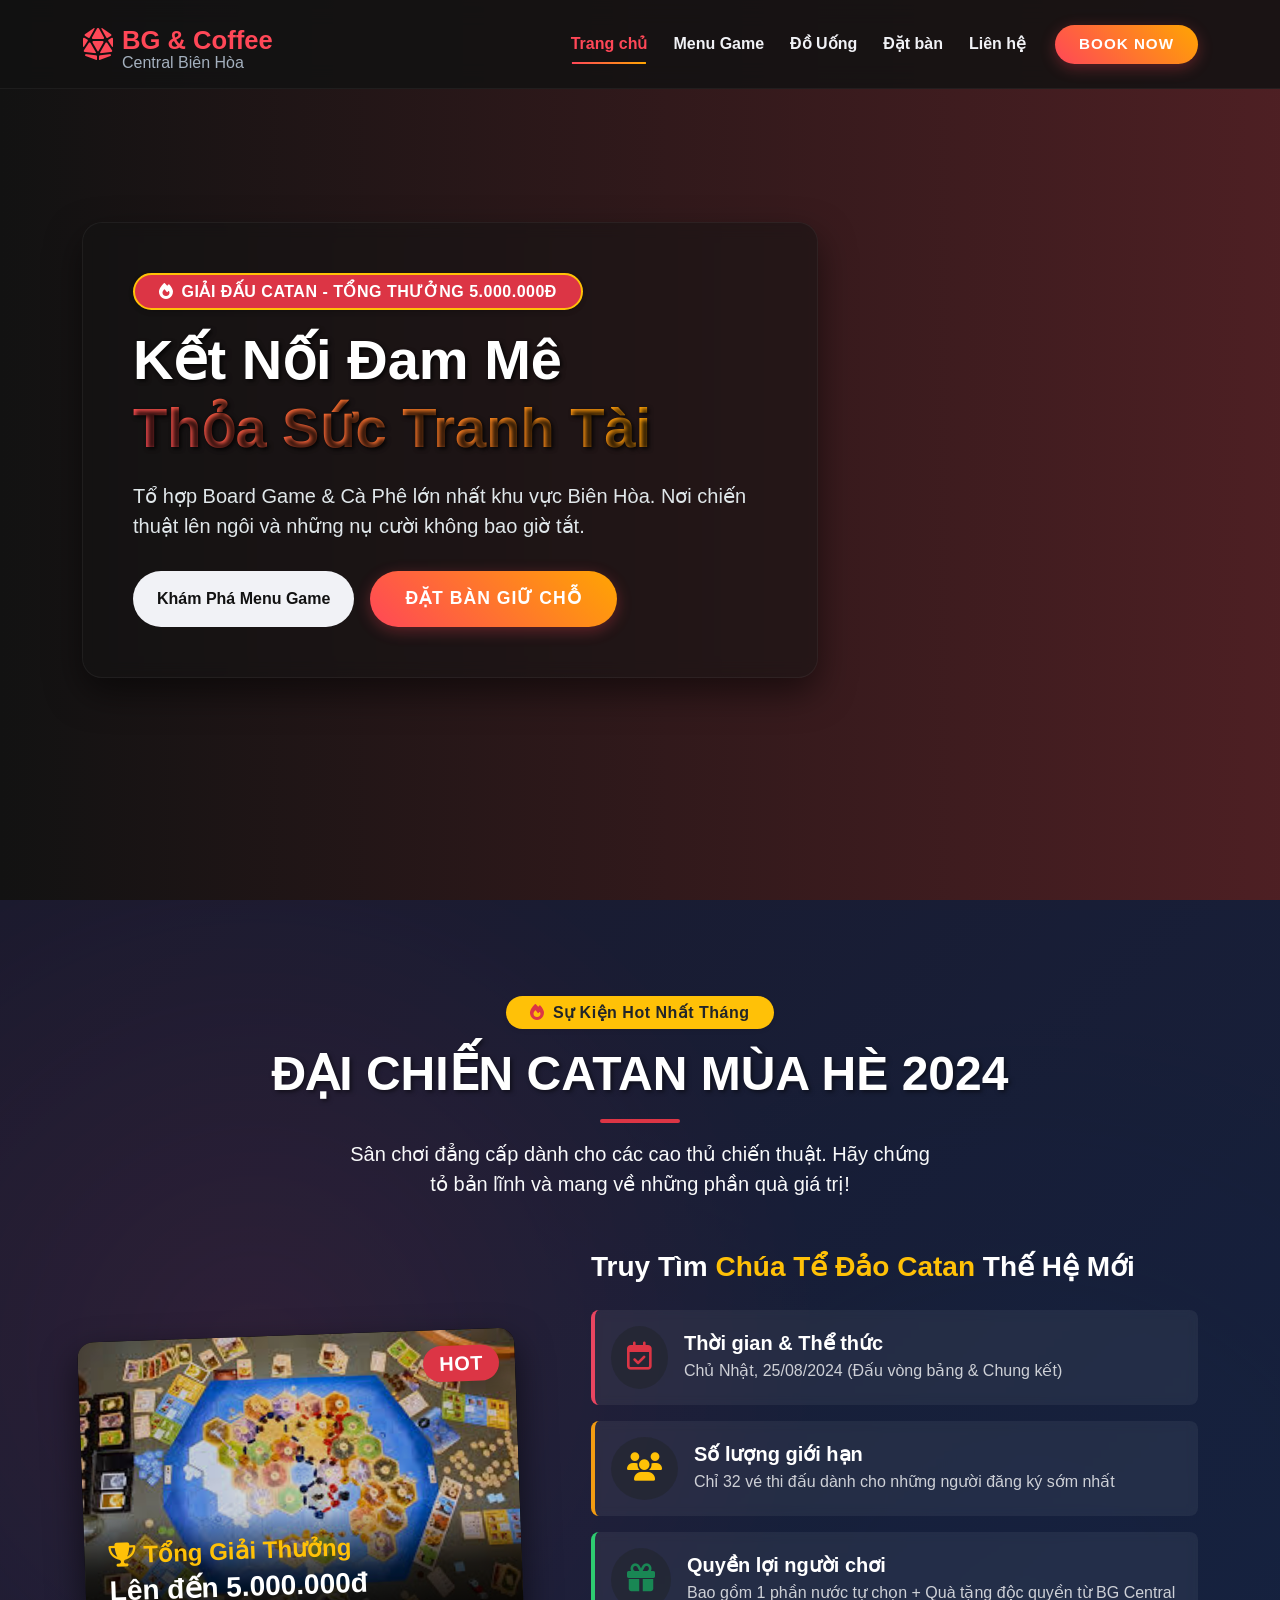
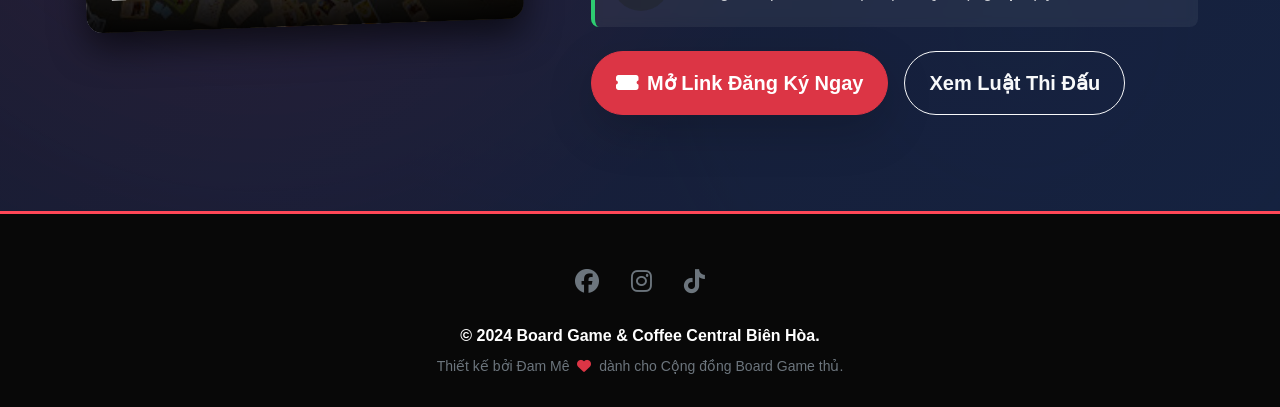
<file: index.html>
<!DOCTYPE html>
<html lang="vi" data-bs-theme="dark">

<head>
    <meta charset="UTF-8">
    <meta name="viewport" content="width=device-width, initial-scale=1.0">
    <title>Board Game & Coffee Central Biên Hòa</title>
    <!-- Bootstrap 5 CSS -->
    <link href="https://cdn.jsdelivr.net/npm/bootstrap@5.3.2/dist/css/bootstrap.min.css" rel="stylesheet">
    <!-- Font Awesome for icons -->
    <link rel="stylesheet" href="https://cdnjs.cloudflare.com/ajax/libs/font-awesome/6.4.0/css/all.min.css">

    <link rel="stylesheet" href="CSS/style.css">

    <style>
        /* Hiệu ứng nhịp đập thu hút sự chú ý */
        @keyframes pulse-attention {
            0% {
                transform: scale(1);
                box-shadow: 0 0 0 0 rgba(220, 53, 69, 0.7);
            }

            50% {
                transform: scale(1.05);
                box-shadow: 0 0 0 10px rgba(220, 53, 69, 0);
            }

            100% {
                transform: scale(1);
                box-shadow: 0 0 0 0 rgba(220, 53, 69, 0);
            }
        }

        .pulse-attention {
            animation: pulse-attention 2s infinite;
            display: inline-block;
        }
    </style>
</head>

<body data-bs-spy="scroll" data-bs-target="#navbar" data-bs-offset="90">

    <!-- Header / Navbar -->
    <nav id="navbar" class="navbar navbar-expand-lg fixed-top py-3">
        <div class="container">
            <a class="navbar-brand d-flex align-items-center" href="index.html">
                <i class="fa-solid fa-dice-d20 fs-2 me-2"></i>
                <span>BG & Coffee<br><small class="text-muted fs-6 d-block"
                        style="line-height:0.5; font-weight: 500;">Central Biên Hòa</small></span>
            </a>
            <button class="navbar-toggler border-0 shadow-none" type="button" data-bs-toggle="collapse"
                data-bs-target="#navbarNav">
                <span class="navbar-toggler-icon"></span>
            </button>
            <div class="collapse navbar-collapse" id="navbarNav">
                <ul class="navbar-nav ms-auto align-items-center">
                    <li class="nav-item">
                        <a class="nav-link active" href="index.html">Trang chủ</a>
                    </li>

                    <li class="nav-item">
                        <a class="nav-link" href="menu.html">Menu Game</a>
                    </li>
                    <li class="nav-item">
                        <a class="nav-link" href="drinks.html">Đồ Uống</a>
                    </li>
                    <li class="nav-item">
                        <a class="nav-link" href="booking.html">Đặt bàn</a>
                    </li>
                    <li class="nav-item">
                        <a class="nav-link" href="contact.html">Liên hệ</a>
                    </li>
                    <li class="nav-item ms-lg-3 mt-3 mt-lg-0">
                        <a class="btn btn-custom px-4 py-2" href="booking.html" style="font-size: 0.95rem;">Book Now</a>
                    </li>
                </ul>
            </div>
        </div>
    </nav>

    <!-- Hero Section -->
    <section id="home" class="hero-section">
        <div class="container">
            <div class="row">
                <div class="col-lg-8 col-md-10">
                    <div class="hero-content">
                        <!-- Nút nhỏ ở Hero Section giúp chuyển hướng thẳng tới Sự kiện -->
                        <a href="#events" class="text-decoration-none">
                            <span
                                class="badge bg-danger mb-3 px-4 py-2 fs-6 pulse-attention border border-2 border-warning">
                                <i class="fa-solid fa-fire me-2"></i>GIẢI ĐẤU CATAN - TỔNG THƯỞNG 5.000.000Đ
                            </span>
                        </a>
                        <h1 class="hero-title">Kết Nối Đam Mê<br><span>Thỏa Sức Tranh Tài</span></h1>
                        <p class="hero-subtitle">Tổ hợp Board Game & Cà Phê lớn nhất khu vực Biên Hòa. Nơi chiến thuật
                            lên ngôi và những nụ cười không bao giờ tắt.</p>
                        <div class="d-flex gap-3 flex-wrap">
                            <a href="menu.html" class="btn btn-light py-3 px-4 rounded-pill fw-bold text-dark">Khám Phá
                                Menu
                                Game</a>
                            <a href="booking.html" class="btn btn-custom">Đặt Bàn Giữ Chỗ</a>
                        </div>
                    </div>
                </div>
            </div>
        </div>
    </section>

    <!-- Event Section -->
    <section id="events" class="py-5 position-relative"
        style="background: linear-gradient(135deg, #1a1a2e 0%, #16213e 100%); overflow: hidden;">
        <!-- Decorative background elements -->
        <div class="position-absolute top-0 start-0 w-100 h-100"
            style="opacity: 0.1; background-image: radial-gradient(circle at 20% 50%, #e94560 0%, transparent 50%), radial-gradient(circle at 80% 80%, #0f3460 0%, transparent 50%); z-index: 0;">
        </div>

        <div class="container py-5 position-relative z-1" style="z-index: 1;">
            <div class="text-center mb-5">
                <span class="badge bg-warning text-dark px-4 py-2 fs-6 mb-3 rounded-pill shadow-sm"><i
                        class="fa-solid fa-fire me-2 text-danger"></i>Sự Kiện Hot Nhất Tháng</span>
                <h2 class="display-5 fw-bold text-white mb-3" style="text-shadow: 2px 2px 4px rgba(0,0,0,0.5);">ĐẠI
                    CHIẾN CATAN MÙA HÈ 2024</h2>
                <div class="mx-auto bg-danger" style="height: 4px; width: 80px; border-radius: 2px;"></div>
                <p class="text-light mt-3 fs-5 mx-auto" style="max-width: 600px;">Sân chơi đẳng cấp dành cho các cao thủ
                    chiến thuật. Hãy chứng tỏ bản lĩnh và mang về những phần quà giá trị!</p>
            </div>

            <div class="row align-items-center g-5">
                <!-- Image column with hover effect -->
                <div class="col-lg-5">
                    <div class="card border-0 rounded-4 overflow-hidden"
                        style="box-shadow: 0 15px 35px rgba(0,0,0,0.6) !important; transform: rotate(-2deg); transition: all 0.4s ease; background-color: #000;"
                        onmouseover="this.style.transform='rotate(0deg) scale(1.02)'"
                        onmouseout="this.style.transform='rotate(-2deg) scale(1)'">
                        <img src="images/catan.jpg" alt="Giải đấu Catan" class="img-fluid" style="opacity: 0.85;">
                        <div class="position-absolute bottom-0 start-0 w-100 p-4"
                            style="background: linear-gradient(to top, rgba(0,0,0,0.95) 0%, rgba(0,0,0,0.7) 50%, transparent 100%);">
                            <h4 class="text-warning fw-bold mb-1"><i class="fa-solid fa-trophy me-2"></i>Tổng Giải
                                Thưởng</h4>
                            <h3 class="text-white fw-bold mb-0">Lên đến 5.000.000đ</h3>
                        </div>
                        <div class="position-absolute top-0 end-0 m-3">
                            <span class="badge bg-danger fs-5 py-2 px-3 rounded-pill shadow">HOT</span>
                        </div>
                    </div>
                </div>

                <!-- Content column -->
                <div class="col-lg-7">
                    <div class="ps-lg-4">
                        <h3 class="text-white mb-4 fw-bold" style="line-height: 1.4;">Truy Tìm <span
                                class="text-warning">Chúa Tể Đảo Catan</span> Thế Hệ Mới</h3>

                        <div class="d-flex flex-column gap-3 mb-4">
                            <!-- Detail item 1 -->
                            <div class="d-flex align-items-center p-3 rounded-3"
                                style="background: rgba(255,255,255,0.06); border-left: 4px solid #e94560; backdrop-filter: blur(5px);">
                                <div class="bg-dark bg-opacity-50 p-3 rounded-circle me-3">
                                    <i class="fa-regular fa-calendar-check text-danger fs-3"></i>
                                </div>
                                <div>
                                    <h6 class="mb-1 text-white fw-bold fs-5">Thời gian & Thể thức</h6>
                                    <p class="mb-0 text-light" style="opacity: 0.8;">Chủ Nhật, 25/08/2024 (Đấu vòng bảng
                                        & Chung kết)</p>
                                </div>
                            </div>

                            <!-- Detail item 2 -->
                            <div class="d-flex align-items-center p-3 rounded-3"
                                style="background: rgba(255,255,255,0.06); border-left: 4px solid #f39c12; backdrop-filter: blur(5px);">
                                <div class="bg-dark bg-opacity-50 p-3 rounded-circle me-3">
                                    <i class="fa-solid fa-users text-warning fs-3"></i>
                                </div>
                                <div>
                                    <h6 class="mb-1 text-white fw-bold fs-5">Số lượng giới hạn</h6>
                                    <p class="mb-0 text-light" style="opacity: 0.8;">Chỉ 32 vé thi đấu dành cho những
                                        người đăng ký sớm nhất</p>
                                </div>
                            </div>

                            <!-- Detail item 3 -->
                            <div class="d-flex align-items-center p-3 rounded-3"
                                style="background: rgba(255,255,255,0.06); border-left: 4px solid #2ecc71; backdrop-filter: blur(5px);">
                                <div class="bg-dark bg-opacity-50 p-3 rounded-circle me-3">
                                    <i class="fa-solid fa-gift text-success fs-3"></i>
                                </div>
                                <div>
                                    <h6 class="mb-1 text-white fw-bold fs-5">Quyền lợi người chơi</h6>
                                    <p class="mb-0 text-light" style="opacity: 0.8;">Bao gồm 1 phần nước tự chọn + Quà
                                        tặng độc quyền từ BG Central</p>
                                </div>
                            </div>
                        </div>

                        <div class="d-flex gap-3 mt-4 flex-wrap">
                            <a href="booking.html"
                                class="btn btn-danger btn-lg px-4 py-3 rounded-pill fw-bold shadow-lg"
                                style="transition: transform 0.2s;">
                                <i class="fa-solid fa-ticket-simple me-2"></i>Mở Link Đăng Ký Ngay
                            </a>
                            <a href="masoi.html#catan"
                                class="btn btn-outline-light btn-lg px-4 py-3 rounded-pill fw-bold"
                                style="transition: transform 0.2s;">
                                Xem Luật Thi Đấu
                            </a>
                        </div>
                    </div>
                </div>
            </div>
        </div>
    </section>

    <footer>
        <div class="container">
            <div class="d-flex justify-content-center mb-4">
                <a href="https://www.facebook.com/" class="text-secondary mx-3 fs-4 hover-text-white"><i
                        class="fa-brands fa-facebook"></i></a>
                <a href="https://www.instagram.com/" class="text-secondary mx-3 fs-4 hover-text-white"><i
                        class="fa-brands fa-instagram"></i></a>
                <a href="https://www.tiktok.com/" class="text-secondary mx-3 fs-4 hover-text-white"><i
                        class="fa-brands fa-tiktok"></i></a>
            </div>
            <p class="mb-2 fw-bold text-white">&copy; 2024 Board Game & Coffee Central Biên Hòa.</p>
            <p class="mb-0 small text-secondary">Thiết kế bởi Đam Mê <i class="fa-solid fa-heart text-danger mx-1"></i>
                dành cho Cộng đồng Board Game thủ.</p>
        </div>
    </footer>

    <!-- Bootstrap 5 JS Bundle -->
    <script src="https://cdn.jsdelivr.net/npm/bootstrap@5.3.2/dist/js/bootstrap.bundle.min.js"></script>

    <!-- Custom JS -->
    <script src="js/script.js"></script>
</body>

</html>
</file>
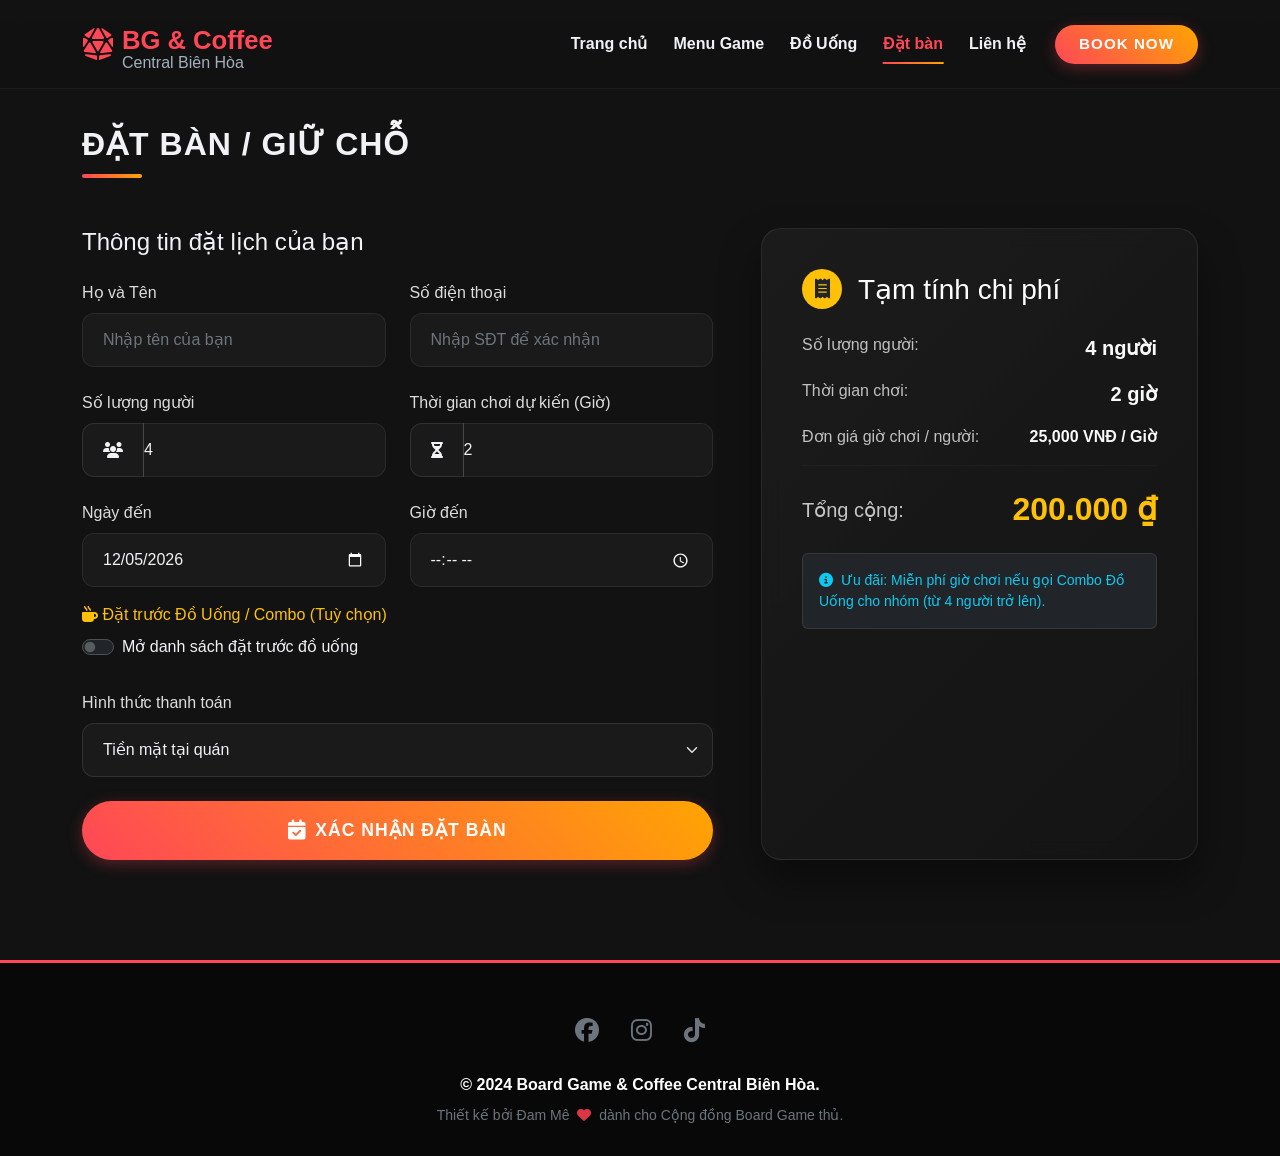
<file: booking.html>
<!DOCTYPE html>
<html lang="vi" data-bs-theme="dark">

<head>
    <meta charset="UTF-8">
    <meta name="viewport" content="width=device-width, initial-scale=1.0">
    <title>Booking - BG & Coffee Central</title>
    <!-- Bootstrap 5 CSS -->
    <link href="https://cdn.jsdelivr.net/npm/bootstrap@5.3.2/dist/css/bootstrap.min.css" rel="stylesheet">
    <!-- Font Awesome for icons -->
    <link rel="stylesheet" href="https://cdnjs.cloudflare.com/ajax/libs/font-awesome/6.4.0/css/all.min.css">

    <link rel="stylesheet" href="CSS/style.css">
    
    <style>
        #booking { padding-top: 100px; }
    </style>
</head>

<body data-bs-spy="scroll" data-bs-target="#navbar" data-bs-offset="90">

    <!-- Header / Navbar -->
    <nav id="navbar" class="navbar navbar-expand-lg fixed-top py-3">
        <div class="container">
            <a class="navbar-brand d-flex align-items-center" href="index.html">
                <i class="fa-solid fa-dice-d20 fs-2 me-2"></i>
                <span>BG & Coffee<br><small class="text-muted fs-6 d-block"
                        style="line-height:0.5; font-weight: 500;">Central Biên Hòa</small></span>
            </a>
            <button class="navbar-toggler border-0 shadow-none" type="button" data-bs-toggle="collapse"
                data-bs-target="#navbarNav">
                <span class="navbar-toggler-icon"></span>
            </button>
            <div class="collapse navbar-collapse" id="navbarNav">
                <ul class="navbar-nav ms-auto align-items-center">
                    <li class="nav-item">
                        <a class="nav-link" href="index.html">Trang chủ</a>
                    </li>
                    <li class="nav-item">
                        <a class="nav-link" href="menu.html">Menu Game</a>
                    </li>
                    <li class="nav-item">
                        <a class="nav-link" href="drinks.html">Đồ Uống</a>
                    </li>
                    <li class="nav-item">
                        <a class="nav-link active" href="booking.html">Đặt bàn</a>
                    </li>
                    <li class="nav-item">
                        <a class="nav-link" href="contact.html">Liên hệ</a>
                    </li>
                    <li class="nav-item ms-lg-3 mt-3 mt-lg-0">
                        <a class="btn btn-custom px-4 py-2" href="booking.html" style="font-size: 0.95rem;">Book Now</a>
                    </li>
                </ul>
            </div>
        </div>
    </nav>

    <!-- Booking Section -->
    <section id="booking" class="booking-section">
        <!-- SVG Wave background top -->
        <div class="svg-divider"
            style="position: absolute; top: 0; left: 0; width: 100%; overflow: hidden; line-height: 0;">
            <svg viewBox="0 0 1200 120" preserveAspectRatio="none"
                style="position: relative; display: block; width: 100%; height: 50px;">
                <path d="M1200 0L0 0 0 50 1200 50z"></path>
                <path d="M0 50C150 20 350 0 600 0 850 0 1050 20 1200 50L1200 0 0 0z"></path>
            </svg>
        </div>

        <div class="container pt-4">
            <h2 class="section-title">Đặt Bàn / Giữ Chỗ</h2>
            <div class="row g-5">
                <div class="col-lg-7">
                    <h4 class="mb-4 fw-light">Thông tin đặt lịch của bạn</h4>
                    <form id="bookingForm" class="row g-4">
                        <div class="col-md-6">
                            <label class="form-label">Họ và Tên</label>
                            <input type="text" class="form-control" required placeholder="Nhập tên của bạn">
                        </div>
                        <div class="col-md-6">
                            <label class="form-label">Số điện thoại</label>
                            <input type="tel" class="form-control" required placeholder="Nhập SĐT để xác nhận">
                        </div>
                        <div class="col-md-6">
                            <label class="form-label">Số lượng người</label>
                            <div class="input-group">
                                <span
                                    class="input-group-text bg-transparent border-end-0 text-white border-secondary"><i
                                        class="fa-solid fa-users"></i></span>
                                <input type="number" id="guestCount" class="form-control border-start-0 ps-0" min="1"
                                    max="50" value="4" required>
                            </div>
                        </div>
                        <div class="col-md-6">
                            <label class="form-label">Thời gian chơi dự kiến (Giờ)</label>
                            <div class="input-group">
                                <span
                                    class="input-group-text bg-transparent border-end-0 text-white border-secondary"><i
                                        class="fa-solid fa-hourglass-half"></i></span>
                                <input type="number" id="hoursCount" class="form-control border-start-0 ps-0" min="1"
                                    max="10" value="2" required>
                            </div>
                        </div>
                        <div class="col-md-6">
                            <label class="form-label">Ngày đến</label>
                            <input type="date" class="form-control" required id="dateInput">
                        </div>
                        <!-- Thêm ID timeInput, Cảnh báo Hết Bàn -->
                        <div class="col-md-6">
                            <label class="form-label">Giờ đến</label>
                            <input type="time" class="form-control" id="timeInput" required>
                            <small id="timeWarning" class="text-danger fw-bold d-none mt-1"><i
                                    class="fa-solid fa-circle-exclamation"></i> Khung giờ này đã Hết Bàn!</small>
                        </div>

                        <!-- Đặt trước đồ uống/Snack -->
                        <div class="col-12 mt-3">
                            <label class="form-label d-block text-warning"><i class="fa-solid fa-mug-hot"></i> Đặt trước Đồ Uống / Combo (Tuỳ chọn)</label>
                            <div class="form-check form-switch mb-3">
                                <input class="form-check-input" type="checkbox" role="switch" id="preOrderSwitch">
                                <label class="form-check-label" for="preOrderSwitch">Mở danh sách đặt trước đồ uống</label>
                            </div>
                            
                            <div id="preOrderMenu" class="d-none bg-dark p-3 rounded border border-secondary border-opacity-25">
                                <div class="row g-3">
                                    <div class="col-md-6">
                                        <div class="form-check">
                                            <input class="form-check-input drink-item combo-item" type="checkbox" value="80000" id="combo1" data-name="Combo Tỉnh Táo" data-is-combo="true">
                                            <label class="form-check-label d-flex justify-content-between w-100" for="combo1">
                                                <span>Combo 1 (2 Cafe + 1 Khô gà)</span>
                                                <span class="text-warning">80,000đ</span>
                                            </label>
                                        </div>
                                    </div>
                                    <div class="col-md-6">
                                        <div class="form-check">
                                            <input class="form-check-input drink-item combo-item" type="checkbox" value="150000" id="combo2" data-name="Combo Party" data-is-combo="true">
                                            <label class="form-check-label d-flex justify-content-between w-100" for="combo2">
                                                <span>Combo Party (4 Nước + 2 Snack)</span>
                                                <span class="text-warning">150,000đ</span>
                                            </label>
                                        </div>
                                    </div>
                                    <div class="col-12"><hr class="my-2 border-secondary border-opacity-50"></div>
                                    <div class="col-md-6">
                                        <div class="form-check">
                                            <input class="form-check-input drink-item" type="checkbox" value="25000" id="drink1" data-name="Cà Phê Đen">
                                            <label class="form-check-label d-flex justify-content-between w-100" for="drink1">
                                                <span>Cà Phê Đen Đá</span>
                                                <span class="text-warning">25,000đ</span>
                                            </label>
                                        </div>
                                    </div>
                                    <div class="col-md-6">
                                        <div class="form-check">
                                            <input class="form-check-input drink-item" type="checkbox" value="39000" id="drink2" data-name="Trà Đào Cam Sả">
                                            <label class="form-check-label d-flex justify-content-between w-100" for="drink2">
                                                <span>Trà Đào Cam Sả</span>
                                                <span class="text-warning">39,000đ</span>
                                            </label>
                                        </div>
                                    </div>
                                    <div class="col-md-6">
                                        <div class="form-check">
                                            <input class="form-check-input drink-item" type="checkbox" value="35000" id="drink3" data-name="Trà Sữa Trân Châu">
                                            <label class="form-check-label d-flex justify-content-between w-100" for="drink3">
                                                <span>Trà Sữa Trân Châu</span>
                                                <span class="text-warning">35,000đ</span>
                                            </label>
                                        </div>
                                    </div>
                                    <div class="col-md-6">
                                        <div class="form-check">
                                            <input class="form-check-input drink-item" type="checkbox" value="49000" id="drink4" data-name="Matcha Đá Xay">
                                            <label class="form-check-label d-flex justify-content-between w-100" for="drink4">
                                                <span>Matcha Đá Xay</span>
                                                <span class="text-warning">49,000đ</span>
                                            </label>
                                        </div>
                                    </div>
                                    <div class="col-12"><hr class="my-2 border-secondary border-opacity-50"></div>
                                    <div class="col-md-6">
                                        <div class="form-check">
                                            <input class="form-check-input drink-item" type="checkbox" value="35000" id="snack1" data-name="Khoai Tây Chiên">
                                            <label class="form-check-label d-flex justify-content-between w-100" for="snack1">
                                                <span>Khoai Tây Chiên</span>
                                                <span class="text-warning">35,000đ</span>
                                            </label>
                                        </div>
                                    </div>
                                    <div class="col-md-6">
                                        <div class="form-check">
                                            <input class="form-check-input drink-item" type="checkbox" value="40000" id="snack2" data-name="Khô Gà Lá Chanh">
                                            <label class="form-check-label d-flex justify-content-between w-100" for="snack2">
                                                <span>Khô Gà Lá Chanh</span>
                                                <span class="text-warning">40,000đ</span>
                                            </label>
                                        </div>
                                    </div>
                                </div>
                            </div>
                        </div>

                        <!-- Thanh Toán Dropdown -->
                        <div class="col-12 mt-3">
                            <label class="form-label">Hình thức thanh toán</label>
                            <select class="form-select" id="paymentMethod"
                                style="background-color: #1a1a1a; color: var(--text-main); border: 1px solid rgba(255,255,255,0.1); border-radius: 12px; padding: 14px 20px;">
                                <option value="cash">Tiền mặt tại quán</option>
                                <option value="wallet">Ví điện tử / Chuyển khoản (Giảm 5%)</option>
                            </select>
                        </div>

                        <!-- Mã QR Code Ẩn -->
                        <div class="col-12 text-center mt-3 d-none" id="qrContainer">
                            <p class="mb-2 text-info fw-bold small"><i class="fa-solid fa-qrcode"></i> Quét mã thanh
                                toán (Momo/ZaloPay/Bank)</p>
                            <div class="d-inline-block p-2 bg-white rounded shadow-sm">
                                <!-- Note: image url kept exact from original html -->
                                <img src="images/qr.jpg" alt="QR Code" width="150" height="150">
                            </div>
                        </div>

                        <div class="col-12 mt-4">
                            <button type="submit" id="submitBtn"
                                class="btn btn-custom w-100 py-3 d-flex justify-content-center align-items-center gap-2">
                                <i class="fa-solid fa-calendar-check fs-5"></i>
                                XÁC NHẬN ĐẶT BÀN
                            </button>
                        </div>
                    </form>
                </div>

                <div class="col-lg-5">
                    <div class="price-box">
                        <h3 class="mb-4 text-white d-flex align-items-center">
                            <div class="bg-warning text-dark rounded-circle p-2 me-3 d-inline-flex center"
                                style="width: 40px; height: 40px; align-items:center; justify-content:center;">
                                <i class="fa-solid fa-receipt fs-5"></i>
                            </div>
                            Tạm tính chi phí
                        </h3>

                        <div class="d-flex justify-content-between mb-3 text-light">
                            <span class="opacity-75">Số lượng người:</span>
                            <strong id="displayGuests" class="fs-5">4 người</strong>
                        </div>
                        <div class="d-flex justify-content-between mb-3 text-light">
                            <span class="opacity-75">Thời gian chơi:</span>
                            <strong id="displayHours" class="fs-5">2 giờ</strong>
                        </div>
                        <div class="d-flex justify-content-between mb-2 text-light">
                            <span class="opacity-75">Đơn giá giờ chơi / người:</span>
                            <strong>25,000 VNĐ / Giờ</strong>
                        </div>
                        <div class="d-flex justify-content-between mb-4 text-success d-none" id="discountRow">
                            <span class="opacity-75">Khuyến mãi (Ví điện tử):</span>
                            <strong>- 5%</strong>
                        </div>
                        
                        <!-- Row hiển thị tiền đồ uống -->
                        <div class="d-flex justify-content-between mb-3 text-warning d-none" id="drinksRow">
                            <span class="opacity-75">Đồ uống (Pre-order):</span>
                            <strong id="displayDrinksPrice">+ 0 VNĐ</strong>
                        </div>
                        
                        <!-- Row hiển thị miễn phí giờ chơi -->
                        <div class="d-flex justify-content-between mb-3 text-info d-none" id="freePlaytimeRow">
                            <span class="opacity-75">Ưu đãi Combo (Nhóm &ge; 4):</span>
                            <strong id="displayFreePlaytime">- 0 VNĐ</strong>
                        </div>

                        <hr class="mb-4">

                        <div class="d-flex justify-content-between align-items-center">
                            <h5 class="text-white mb-0 opacity-75">Tổng cộng:</h5>
                            <h2 id="totalPrice" class="text-warning fw-bold mb-0">240,000 VNĐ</h2>
                        </div>

                        <div class="mt-4 p-3 bg-dark rounded border border-secondary border-opacity-25">
                            <small class="text-info d-block">
                                <i class="fa-solid fa-circle-info me-1"></i> Ưu đãi: Miễn phí giờ chơi nếu gọi Combo Đồ
                                Uống cho nhóm (từ 4 người trở lên).
                            </small>
                        </div>
                    </div>
                </div>
            </div>
        </div>
    </section>

    <footer>
        <div class="container">
            <div class="d-flex justify-content-center mb-4">
                <a href="https://www.facebook.com/" class="text-secondary mx-3 fs-4 hover-text-white"><i
                        class="fa-brands fa-facebook"></i></a>
                <a href="https://www.instagram.com/" class="text-secondary mx-3 fs-4 hover-text-white"><i
                        class="fa-brands fa-instagram"></i></a>
                <a href="https://www.tiktok.com/" class="text-secondary mx-3 fs-4 hover-text-white"><i
                        class="fa-brands fa-tiktok"></i></a>
            </div>
            <p class="mb-2 fw-bold text-white">&copy; 2024 Board Game & Coffee Central Biên Hòa.</p>
            <p class="mb-0 small text-secondary">Thiết kế bởi Đam Mê <i class="fa-solid fa-heart text-danger mx-1"></i>
                dành cho Cộng đồng Board Game thủ.</p>
        </div>
    </footer>

    <!-- Bootstrap 5 JS Bundle -->
    <script src="https://cdn.jsdelivr.net/npm/bootstrap@5.3.2/dist/js/bootstrap.bundle.min.js"></script>

    <!-- Custom JS -->
    <script src="js/script.js"></script>
</body>

</html>
</file>
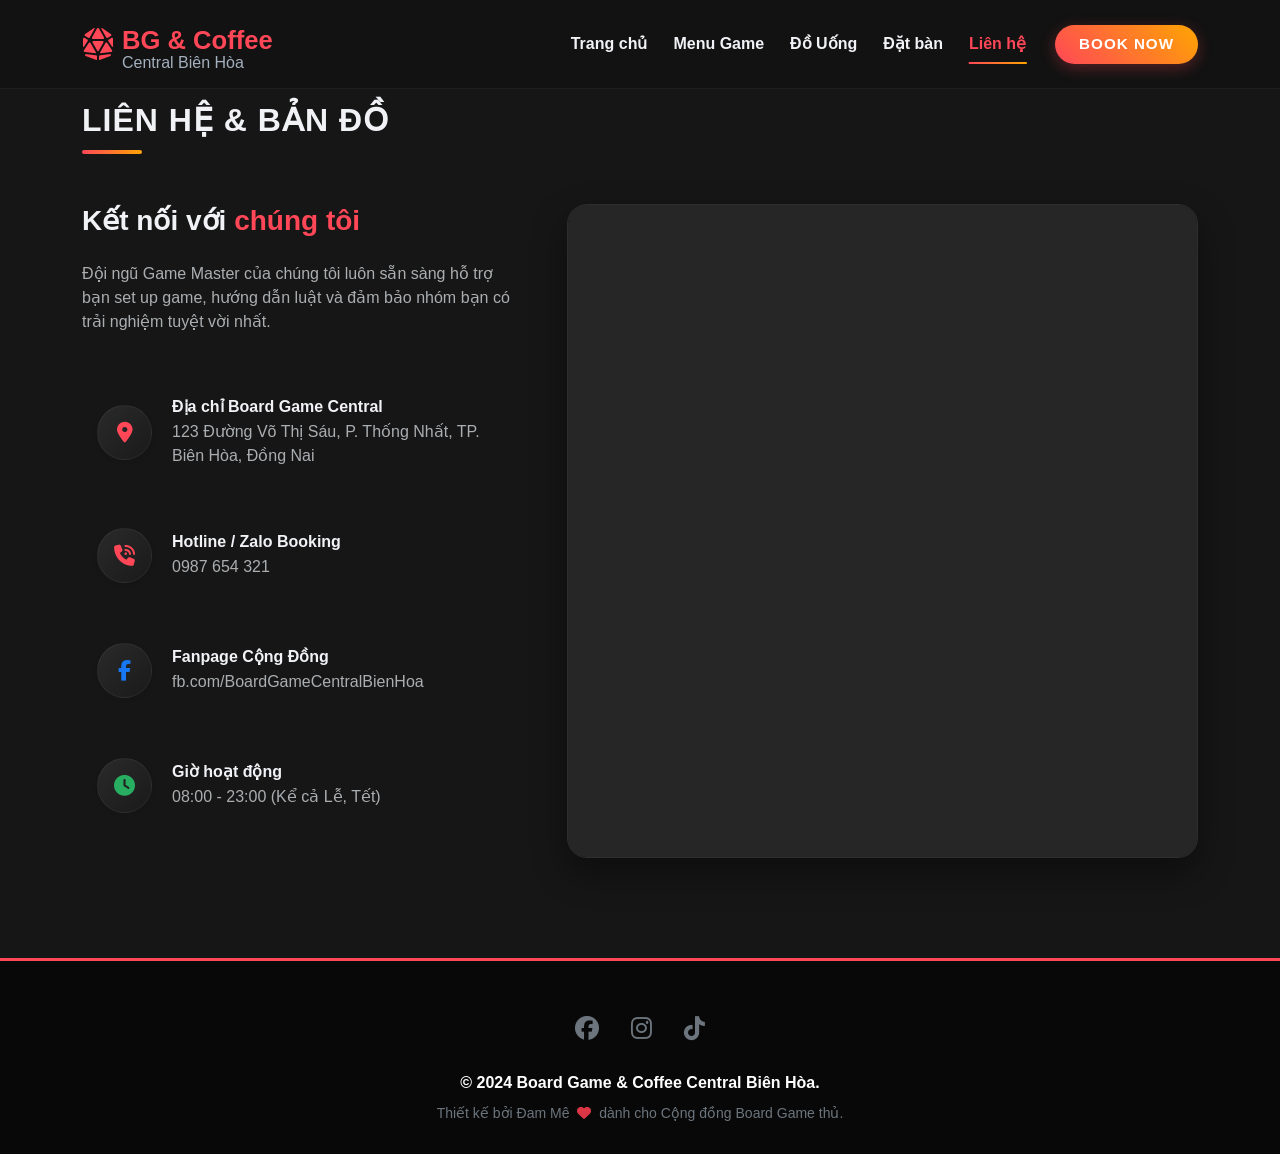
<file: contact.html>
<!DOCTYPE html>
<html lang="vi" data-bs-theme="dark">

<head>
    <meta charset="UTF-8">
    <meta name="viewport" content="width=device-width, initial-scale=1.0">
    <title>Liên Hệ - BG & Coffee Central</title>
    <!-- Bootstrap 5 CSS -->
    <link href="https://cdn.jsdelivr.net/npm/bootstrap@5.3.2/dist/css/bootstrap.min.css" rel="stylesheet">
    <!-- Font Awesome for icons -->
    <link rel="stylesheet" href="https://cdnjs.cloudflare.com/ajax/libs/font-awesome/6.4.0/css/all.min.css">

    <link rel="stylesheet" href="CSS/style.css">
    <style>
        #contact { padding-top: 100px; }
    </style>
</head>

<body data-bs-spy="scroll" data-bs-target="#navbar" data-bs-offset="90">

    <!-- Header / Navbar -->
    <nav id="navbar" class="navbar navbar-expand-lg fixed-top py-3">
        <div class="container">
            <a class="navbar-brand d-flex align-items-center" href="index.html">
                <i class="fa-solid fa-dice-d20 fs-2 me-2"></i>
                <span>BG & Coffee<br><small class="text-muted fs-6 d-block"
                        style="line-height:0.5; font-weight: 500;">Central Biên Hòa</small></span>
            </a>
            <button class="navbar-toggler border-0 shadow-none" type="button" data-bs-toggle="collapse"
                data-bs-target="#navbarNav">
                <span class="navbar-toggler-icon"></span>
            </button>
            <div class="collapse navbar-collapse" id="navbarNav">
                <ul class="navbar-nav ms-auto align-items-center">
                    <li class="nav-item">
                        <a class="nav-link" href="index.html">Trang chủ</a>
                    </li>
                    <li class="nav-item">
                        <a class="nav-link" href="menu.html">Menu Game</a>
                    </li>
                    <li class="nav-item">
                        <a class="nav-link" href="drinks.html">Đồ Uống</a>
                    </li>
                    <li class="nav-item">
                        <a class="nav-link" href="booking.html">Đặt bàn</a>
                    </li>
                    <li class="nav-item">
                        <a class="nav-link active" href="contact.html">Liên hệ</a>
                    </li>
                    <li class="nav-item ms-lg-3 mt-3 mt-lg-0">
                        <a class="btn btn-custom px-4 py-2" href="booking.html" style="font-size: 0.95rem;">Book Now</a>
                    </li>
                </ul>
            </div>
        </div>
    </nav>

    <!-- Contact & Footer Section -->
    <section id="contact" class="contact-section">
        <div class="container">
            <h2 class="section-title">Liên Hệ & Bản Đồ</h2>
            <div class="row g-5">
                <div class="col-lg-5">
                    <h3 class="fw-bold mb-4">Kết nối với <span style="color: var(--primary-color);">chúng tôi</span>
                    </h3>
                    <p class="text-muted mb-5">Đội ngũ Game Master của chúng tôi luôn sẵn sàng hỗ trợ bạn set up game,
                        hướng dẫn luật và đảm bảo nhóm bạn có trải nghiệm tuyệt vời nhất.</p>

                    <div class="contact-info">
                        <div class="d-flex align-items-center contact-info-item">
                            <div class="contact-icon-box shadow-sm">
                                <i class="fa-solid fa-location-dot"></i>
                            </div>
                            <div>
                                <h6 class="mb-1 fw-bold text-dark">Địa chỉ Board Game Central</h6>
                                <p class="mb-0 text-muted">123 Đường Võ Thị Sáu, P. Thống Nhất, TP. Biên Hòa, Đồng Nai
                                </p>
                            </div>
                        </div>

                        <div class="d-flex align-items-center contact-info-item">
                            <div class="contact-icon-box shadow-sm">
                                <i class="fa-solid fa-phone-volume"></i>
                            </div>
                            <div>
                                <h6 class="mb-1 fw-bold text-dark">Hotline / Zalo Booking</h6>
                                <p class="mb-0 text-muted"><a href="tel:0987654321"
                                        class="text-decoration-none text-muted">0987 654 321</a></p>
                            </div>
                        </div>

                        <div class="d-flex align-items-center contact-info-item">
                            <div class="contact-icon-box shadow-sm"
                                style="color: #1877F2; background-color: rgba(24, 119, 242, 0.1);">
                                <i class="fa-brands fa-facebook-f"></i>
                            </div>
                            <div>
                                <h6 class="mb-1 fw-bold text-dark">Fanpage Cộng Đồng</h6>
                                <a href="#" class="text-decoration-none text-muted">fb.com/BoardGameCentralBienHoa</a>
                            </div>
                        </div>

                        <div class="d-flex align-items-center contact-info-item">
                            <div class="contact-icon-box shadow-sm"
                                style="color: #27ae60; background-color: rgba(39, 174, 96, 0.1);">
                                <i class="fa-solid fa-clock"></i>
                            </div>
                            <div>
                                <h6 class="mb-1 fw-bold text-dark">Giờ hoạt động</h6>
                                <p class="mb-0 text-muted">08:00 - 23:00 (Kể cả Lễ, Tết)</p>
                            </div>
                        </div>
                    </div>
                </div>

                <div class="col-lg-7">
                    <!-- Google Maps Iframe -->
                    <div class="map-container">
                        <!-- Using Bien Hoa coordinates -->
                        <iframe
                            src="https://www.google.com/maps/embed?pb=!1m18!1m12!1m3!1d3916.71188168233!2d106.82903761526435!3d10.95462559220023!2m3!1f0!2f0!3f0!3m2!1i1024!2i768!4f13.1!3m3!1m2!1s0x3174df7a36417757%3A0xc3af84c2dd8544d6!2zVsO1IFRo4buLIFPDoXUsIFRo4buRbmcgTmjhuqV0LCBCacOqbiBIw7JhLCDEkOG7k25nIE5haSwgVmnhu4d0IE5hbQ!5e0!3m2!1svi!2s!4v1680000000000!5m2!1svi!2s"
                            allowfullscreen="" loading="lazy" referrerpolicy="no-referrer-when-downgrade"></iframe>
                    </div>
                </div>
            </div>
        </div>
    </section>

    <footer>
        <div class="container">
            <div class="d-flex justify-content-center mb-4">
                <a href="https://www.facebook.com/" class="text-secondary mx-3 fs-4 hover-text-white"><i
                        class="fa-brands fa-facebook"></i></a>
                <a href="https://www.instagram.com/" class="text-secondary mx-3 fs-4 hover-text-white"><i
                        class="fa-brands fa-instagram"></i></a>
                <a href="https://www.tiktok.com/" class="text-secondary mx-3 fs-4 hover-text-white"><i
                        class="fa-brands fa-tiktok"></i></a>
            </div>
            <p class="mb-2 fw-bold text-white">&copy; 2024 Board Game & Coffee Central Biên Hòa.</p>
            <p class="mb-0 small text-secondary">Thiết kế bởi Đam Mê <i class="fa-solid fa-heart text-danger mx-1"></i>
                dành cho Cộng đồng Board Game thủ.</p>
        </div>
    </footer>

    <!-- Bootstrap 5 JS Bundle -->
    <script src="https://cdn.jsdelivr.net/npm/bootstrap@5.3.2/dist/js/bootstrap.bundle.min.js"></script>

    <!-- Custom JS -->
    <script src="js/script.js"></script>
</body>

</html>
</file>
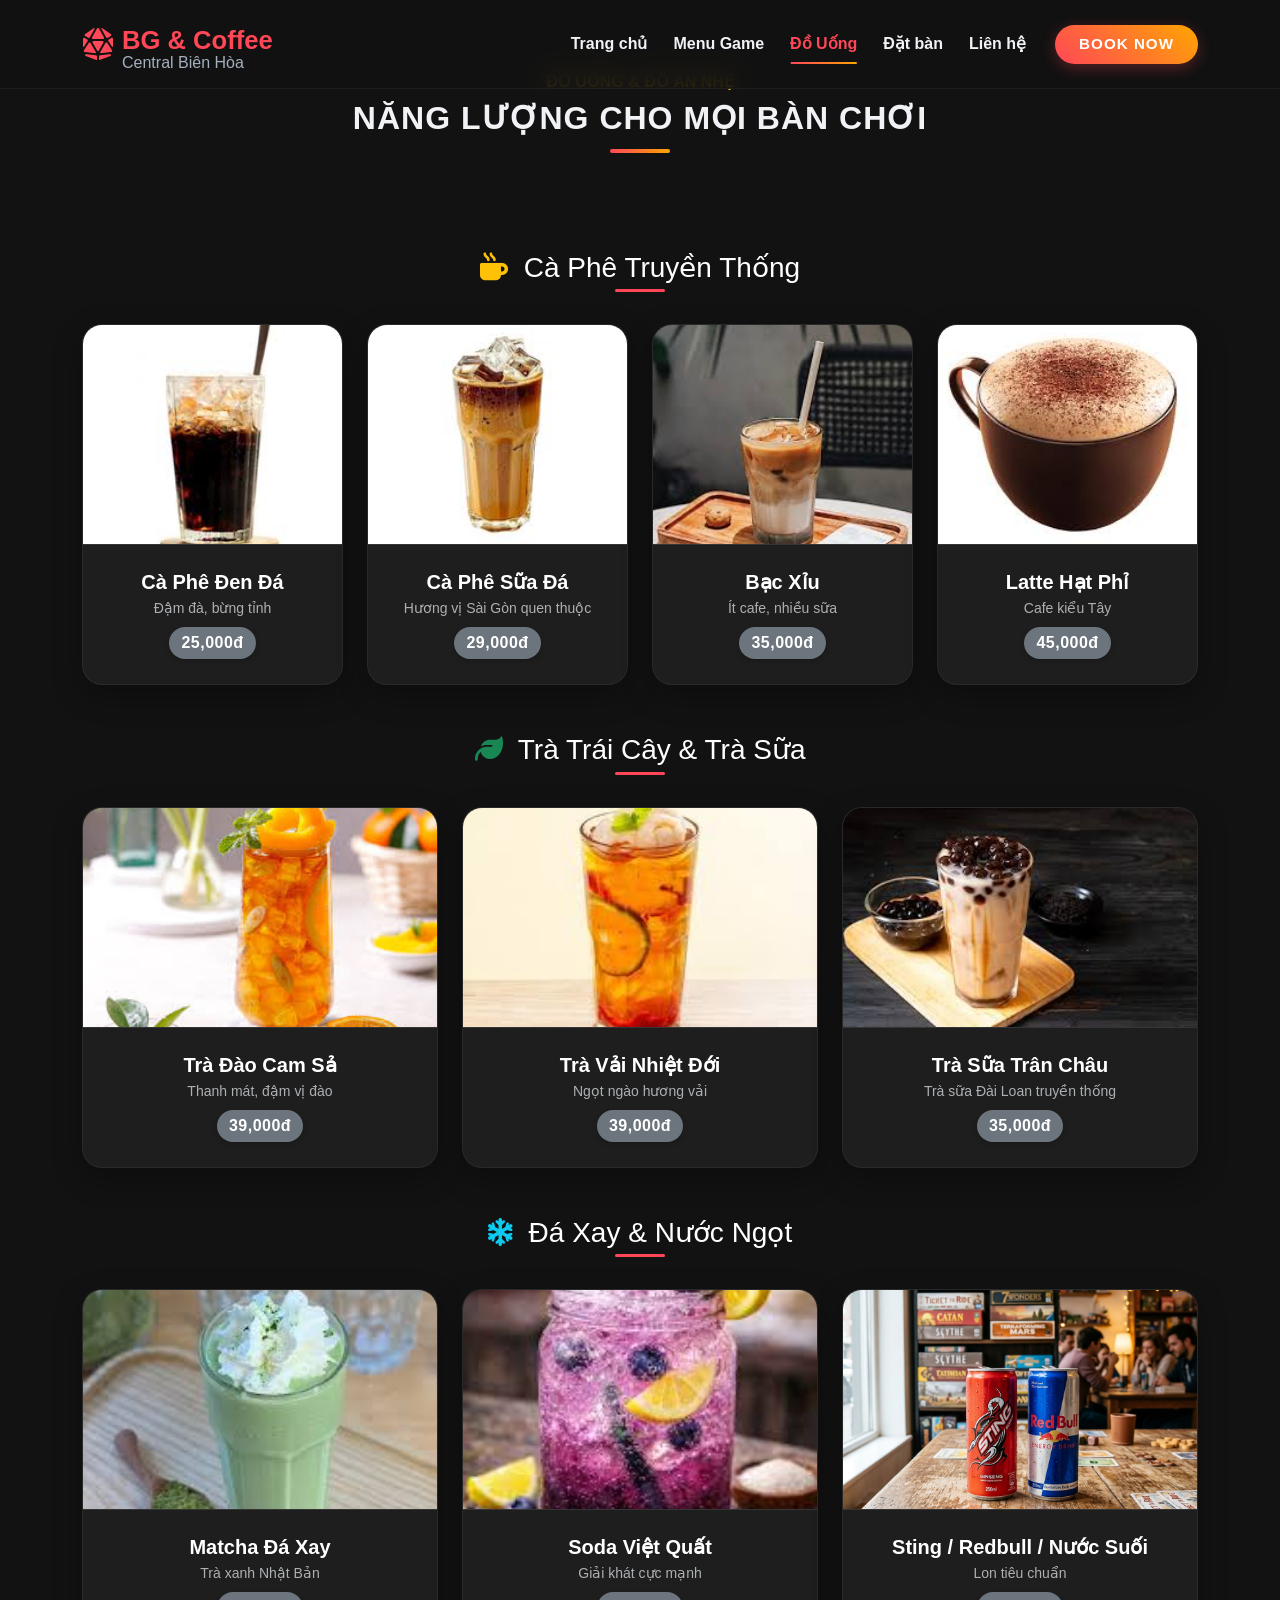
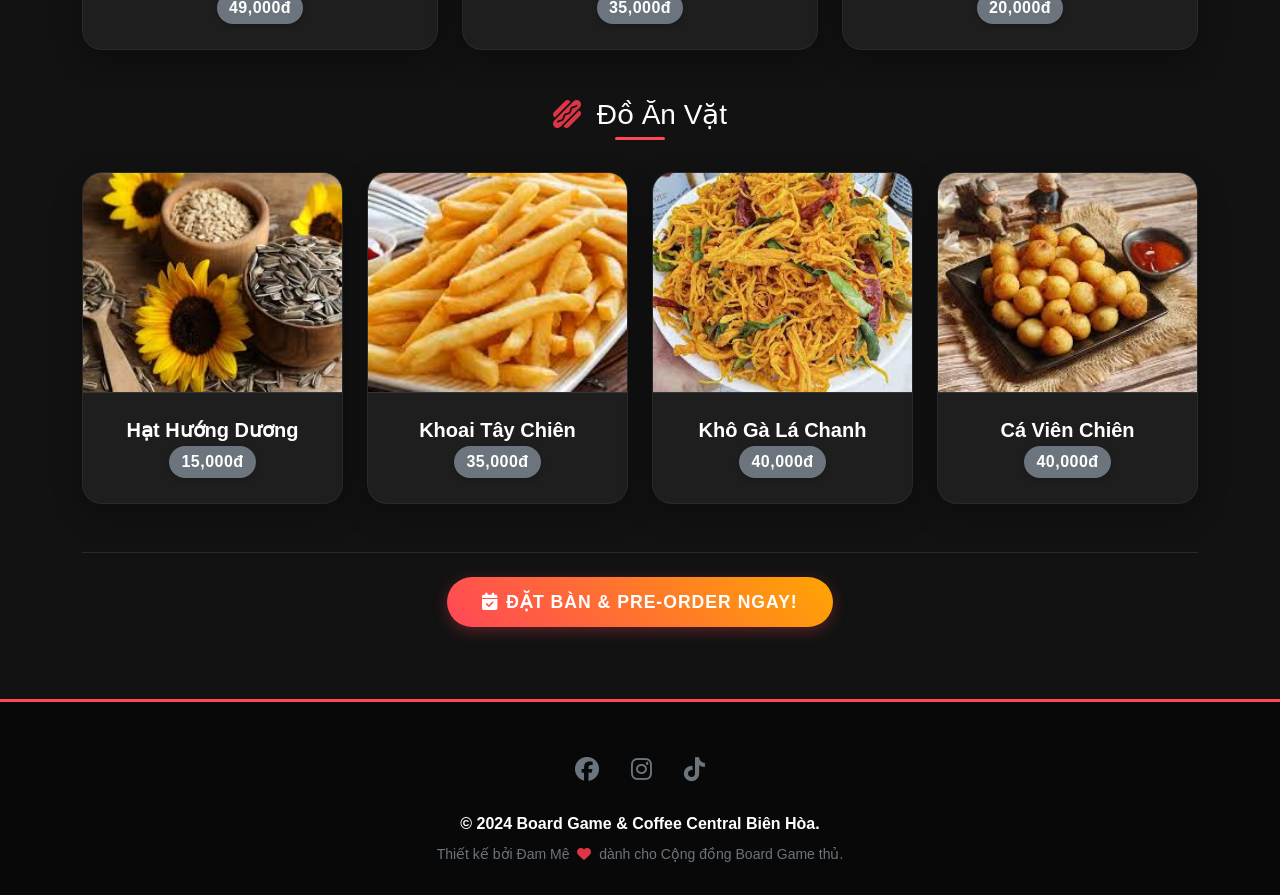
<file: drinks.html>
<!DOCTYPE html>
<html lang="vi" data-bs-theme="dark">

<head>
    <meta charset="UTF-8">
    <meta name="viewport" content="width=device-width, initial-scale=1.0">
    <title>Menu Đồ Uống - BG & Coffee Central</title>
    <!-- Bootstrap 5 CSS -->
    <link href="https://cdn.jsdelivr.net/npm/bootstrap@5.3.2/dist/css/bootstrap.min.css" rel="stylesheet">
    <!-- Font Awesome for icons -->
    <link rel="stylesheet" href="https://cdnjs.cloudflare.com/ajax/libs/font-awesome/6.4.0/css/all.min.css">

    <link rel="stylesheet" href="CSS/style.css">

    <style>
        #drinks {
            padding-top: 100px;
        }

        .category-title {
            position: relative;
            display: inline-block;
            margin-bottom: 2rem;
            padding-bottom: 0.5rem;
        }

        .category-title::after {
            content: '';
            position: absolute;
            left: 50%;
            bottom: 0;
            transform: translateX(-50%);
            width: 50px;
            height: 3px;
            background-color: var(--primary-color, #e74c3c);
            border-radius: 2px;
        }

        .drink-img {
            height: 220px;
            object-fit: cover;
            border-bottom: 1px solid rgba(255, 255, 255, 0.05);
            transition: transform 0.4s ease;
            background-color: #2a2a2a;
            /* Placeholder text background */
            position: relative;
        }

        .card:hover .drink-img {
            transform: scale(1.03);
            opacity: 0.9;
        }

        .img-container {
            overflow: hidden;
            width: 100%;
        }

        /* Style để hiển thị text nhắc nhở khi CÓ LỖI CHƯA TẢI ẢNH LÊN */
        .drink-img[alt]:after {
            content: "Ảnh: " attr(alt);
            display: block;
            position: absolute;
            top: 0;
            left: 0;
            width: 100%;
            height: 100%;
            background-color: #333;
            color: #888;
            font-size: 1rem;
            text-align: center;
            line-height: 220px;
        }

        /* Đảm bảo text tiêu đề giữ màu trắng khi cho vào a href */
        .card-link-wrapper {
            text-decoration: none;
            color: inherit;
            display: block;
            height: 100%;
        }
    </style>
</head>

<body data-bs-spy="scroll" data-bs-target="#navbar" data-bs-offset="90">

    <!-- Header / Navbar -->
    <nav id="navbar" class="navbar navbar-expand-lg fixed-top py-3">
        <div class="container">
            <a class="navbar-brand d-flex align-items-center" href="index.html">
                <i class="fa-solid fa-dice-d20 fs-2 me-2"></i>
                <span>BG & Coffee<br><small class="text-muted fs-6 d-block"
                        style="line-height:0.5; font-weight: 500;">Central Biên Hòa</small></span>
            </a>
            <button class="navbar-toggler border-0 shadow-none" type="button" data-bs-toggle="collapse"
                data-bs-target="#navbarNav">
                <span class="navbar-toggler-icon"></span>
            </button>
            <div class="collapse navbar-collapse" id="navbarNav">
                <ul class="navbar-nav ms-auto align-items-center">
                    <li class="nav-item">
                        <a class="nav-link" href="index.html">Trang chủ</a>
                    </li>
                    <li class="nav-item">
                        <a class="nav-link" href="menu.html">Menu Game</a>
                    </li>
                    <li class="nav-item">
                        <a class="nav-link active" href="drinks.html">Đồ Uống</a>
                    </li>
                    <li class="nav-item">
                        <a class="nav-link" href="booking.html">Đặt bàn</a>
                    </li>
                    <li class="nav-item">
                        <a class="nav-link" href="contact.html">Liên hệ</a>
                    </li>
                    <li class="nav-item ms-lg-3 mt-3 mt-lg-0">
                        <a class="btn btn-custom px-4 py-2" href="booking.html" style="font-size: 0.95rem;">Book Now</a>
                    </li>
                </ul>
            </div>
        </div>
    </nav>

    <!-- Drinks Menu Section -->
    <section id="drinks" class="py-5">
        <div class="container py-4">
            <div class="text-center mb-5">
                <h6 class="text-warning fw-bold mb-2">ĐỒ UỐNG & ĐỒ ĂN NHẸ</h6>
                <h2 class="section-title text-center d-inline-block">Năng Lượng Cho Mọi Bàn Chơi</h2>
            </div>

            <!-- Cà phê -->
            <div class="mb-5">
                <div class="text-center">
                    <h3 class="category-title text-white"><i class="fa-solid fa-mug-hot me-2 text-warning"></i> Cà Phê
                        Truyền Thống</h3>
                </div>
                <div class="row g-4">
                    <div class="col-12 col-md-6 col-lg-3">
                        <div class="card h-100 overflow-hidden">
                            <a href="drink-details.html#cafeden" class="card-link-wrapper">
                                <div class="img-container">
                                    <img src="images/drink/cafeden.jpg" class="card-img-top drink-img" alt="Cà Phê Đen Đá">
                                </div>
                                <div class="card-body text-center">
                                    <h5 class="card-title mb-1 text-white">Cà Phê Đen Đá</h5>
                                    <p class="text-muted small mb-2">Đậm đà, bừng tỉnh</p>
                                    <span class="badge bg-secondary fs-6">25,000đ</span>
                                </div>
                            </a>
                        </div>
                    </div>
                    <div class="col-12 col-md-6 col-lg-3">
                        <div class="card h-100 overflow-hidden">
                            <a href="drink-details.html#cafesua" class="card-link-wrapper">
                                <div class="img-container">
                                    <img src="images/drink/cafesua.jpg" class="card-img-top drink-img" alt="Cà Phê Sữa Đá">
                                </div>
                                <div class="card-body text-center">
                                    <h5 class="card-title mb-1 text-white">Cà Phê Sữa Đá</h5>
                                    <p class="text-muted small mb-2">Hương vị Sài Gòn quen thuộc</p>
                                    <span class="badge bg-secondary fs-6">29,000đ</span>
                                </div>
                            </a>
                        </div>
                    </div>
                    <div class="col-12 col-md-6 col-lg-3">
                        <div class="card h-100 overflow-hidden">
                            <a href="drink-details.html#bacxiu" class="card-link-wrapper">
                                <div class="img-container">
                                    <img src="images/drink/bacxiu.jpg" class="card-img-top drink-img" alt="Bạc Xỉu">
                                </div>
                                <div class="card-body text-center">
                                    <h5 class="card-title mb-1 text-white">Bạc Xỉu</h5>
                                    <p class="text-muted small mb-2">Ít cafe, nhiều sữa</p>
                                    <span class="badge bg-secondary fs-6">35,000đ</span>
                                </div>
                            </a>
                        </div>
                    </div>
                    <div class="col-12 col-md-6 col-lg-3">
                        <div class="card h-100 overflow-hidden">
                            <a href="drink-details.html#latte" class="card-link-wrapper">
                                <div class="img-container">
                                    <img src="images/drink/Lattehatphi.jpg" class="card-img-top drink-img"
                                        alt="Latte Hạt Phỉ">
                                </div>
                                <div class="card-body text-center">
                                    <h5 class="card-title mb-1 text-white">Latte Hạt Phỉ</h5>
                                    <p class="text-muted small mb-2">Cafe kiểu Tây</p>
                                    <span class="badge bg-secondary fs-6">45,000đ</span>
                                </div>
                            </a>
                        </div>
                    </div>
                </div>
            </div>

            <!-- Trà & Trà Sữa -->
            <div class="mb-5">
                <div class="text-center">
                    <h3 class="category-title text-white"><i class="fa-solid fa-leaf me-2 text-success"></i> Trà Trái
                        Cây & Trà Sữa</h3>
                </div>
                <div class="row g-4">
                    <div class="col-12 col-md-6 col-lg-4">
                        <div class="card h-100 overflow-hidden">
                            <a href="drink-details.html#tradao" class="card-link-wrapper">
                                <div class="img-container">
                                    <img src="images/drink/tradaocamsa.jpg" class="card-img-top drink-img"
                                        alt="Trà Đào Cam Sả">
                                </div>
                                <div class="card-body text-center">
                                    <h5 class="card-title mb-1 text-white">Trà Đào Cam Sả</h5>
                                    <p class="text-muted small mb-2">Thanh mát, đậm vị đào</p>
                                    <span class="badge bg-secondary fs-6">39,000đ</span>
                                </div>
                            </a>
                        </div>
                    </div>
                    <div class="col-12 col-md-6 col-lg-4">
                        <div class="card h-100 overflow-hidden">
                            <a href="drink-details.html#travai" class="card-link-wrapper">
                                <div class="img-container">
                                    <img src="images/drink/travai.jpg" class="card-img-top drink-img"
                                        alt="Trà Vải Nhiệt Đới">
                                </div>
                                <div class="card-body text-center">
                                    <h5 class="card-title mb-1 text-white">Trà Vải Nhiệt Đới</h5>
                                    <p class="text-muted small mb-2">Ngọt ngào hương vải</p>
                                    <span class="badge bg-secondary fs-6">39,000đ</span>
                                </div>
                            </a>
                        </div>
                    </div>
                    <div class="col-12 col-md-6 col-lg-4">
                        <div class="card h-100 overflow-hidden">
                            <a href="drink-details.html#trasua" class="card-link-wrapper">
                                <div class="img-container">
                                    <img src="images/drink/trasua.jpg" class="card-img-top drink-img"
                                        alt="Trà Sữa Trân Châu">
                                </div>
                                <div class="card-body text-center">
                                    <h5 class="card-title mb-1 text-white">Trà Sữa Trân Châu</h5>
                                    <p class="text-muted small mb-2">Trà sữa Đài Loan truyền thống</p>
                                    <span class="badge bg-secondary fs-6">35,000đ</span>
                                </div>
                            </a>
                        </div>
                    </div>
                </div>
            </div>

            <!-- Đá Xay & Soda -->
            <div class="mb-5">
                <div class="text-center">
                    <h3 class="category-title text-white"><i class="fa-solid fa-snowflake me-2 text-info"></i> Đá Xay &
                        Nước Ngọt</h3>
                </div>
                <div class="row g-4">
                    <div class="col-12 col-md-6 col-lg-4">
                        <div class="card h-100 overflow-hidden">
                            <a href="drink-details.html#matcha" class="card-link-wrapper">
                                <div class="img-container">
                                    <img src="images/drink/Matchadaxay.jpg" class="card-img-top drink-img"
                                        alt="Matcha Đá Xay">
                                </div>
                                <div class="card-body text-center">
                                    <h5 class="card-title mb-1 text-white">Matcha Đá Xay</h5>
                                    <p class="text-muted small mb-2">Trà xanh Nhật Bản</p>
                                    <span class="badge bg-secondary fs-6">49,000đ</span>
                                </div>
                            </a>
                        </div>
                    </div>
                    <div class="col-12 col-md-6 col-lg-4">
                        <div class="card h-100 overflow-hidden">
                            <a href="drink-details.html#soda" class="card-link-wrapper">
                                <div class="img-container">
                                    <img src="images/drink/Sodavietquat.jpg" class="card-img-top drink-img"
                                        alt="Soda Việt Quất">
                                </div>
                                <div class="card-body text-center">
                                    <h5 class="card-title mb-1 text-white">Soda Việt Quất</h5>
                                    <p class="text-muted small mb-2">Giải khát cực mạnh</p>
                                    <span class="badge bg-secondary fs-6">35,000đ</span>
                                </div>
                            </a>
                        </div>
                    </div>
                    <div class="col-12 col-md-6 col-lg-4">
                        <div class="card h-100 overflow-hidden">
                            <a href="drink-details.html#nuocngot" class="card-link-wrapper">
                                <div class="img-container">
                                    <img src="images/drink/nuocngot.jpg" class="card-img-top drink-img"
                                        alt="Sting / Redbull / Nước Suối">
                                </div>
                                <div class="card-body text-center">
                                    <h5 class="card-title mb-1 text-white">Sting / Redbull / Nước Suối</h5>
                                    <p class="text-muted small mb-2">Lon tiêu chuẩn</p>
                                    <span class="badge bg-secondary fs-6">20,000đ</span>
                                </div>
                            </a>
                        </div>
                    </div>
                </div>
            </div>

            <!-- Snacks -->
            <div class="mb-3">
                <div class="text-center">
                    <h3 class="category-title text-white"><i class="fa-solid fa-hotdog me-2 text-danger"></i> Đồ Ăn Vặt
                    </h3>
                </div>
                <div class="row g-4">
                    <div class="col-12 col-md-6 col-lg-3">
                        <div class="card h-100 overflow-hidden">
                            <a href="drink-details.html#huongduong" class="card-link-wrapper">
                                <div class="img-container">
                                    <img src="images/drink/Hathuongduong.jpg" class="card-img-top drink-img"
                                        alt="Hạt Hướng Dương">
                                </div>
                                <div class="card-body text-center">
                                    <h5 class="card-title mb-1 text-white">Hạt Hướng Dương</h5>
                                    <span class="badge bg-secondary fs-6">15,000đ</span>
                                </div>
                            </a>
                        </div>
                    </div>
                    <div class="col-12 col-md-6 col-lg-3">
                        <div class="card h-100 overflow-hidden">
                            <a href="drink-details.html#khoaitay" class="card-link-wrapper">
                                <div class="img-container">
                                    <img src="images/drink/Khoaitaychien.jpg" class="card-img-top drink-img"
                                        alt="Khoai Tây Chiên">
                                </div>
                                <div class="card-body text-center">
                                    <h5 class="card-title mb-1 text-white">Khoai Tây Chiên</h5>
                                    <span class="badge bg-secondary fs-6">35,000đ</span>
                                </div>
                            </a>
                        </div>
                    </div>
                    <div class="col-12 col-md-6 col-lg-3">
                        <div class="card h-100 overflow-hidden">
                            <a href="drink-details.html#khoga" class="card-link-wrapper">
                                <div class="img-container">
                                    <img src="images/drink/Khoga.jpg" class="card-img-top drink-img" alt="Khô Gà Lá Chanh">
                                </div>
                                <div class="card-body text-center">
                                    <h5 class="card-title mb-1 text-white">Khô Gà Lá Chanh</h5>
                                    <span class="badge bg-secondary fs-6">40,000đ</span>
                                </div>
                            </a>
                        </div>
                    </div>
                    <div class="col-12 col-md-6 col-lg-3">
                        <div class="card h-100 overflow-hidden">
                            <a href="drink-details.html#cavien" class="card-link-wrapper">
                                <div class="img-container">
                                    <img src="images/drink/cavienchien.jpg" class="card-img-top drink-img"
                                        alt="Cá Viên Chiên">
                                </div>
                                <div class="card-body text-center">
                                    <h5 class="card-title mb-1 text-white">Cá Viên Chiên</h5>
                                    <span class="badge bg-secondary fs-6">40,000đ</span>
                                </div>
                            </a>
                        </div>
                    </div>
                </div>
            </div>

            <div class="text-center mt-5 pt-4 border-top border-secondary border-opacity-25">
                <a href="booking.html" class="btn btn-custom btn-lg"><i class="fa-solid fa-calendar-check me-2"></i>Đặt
                    Bàn & Pre-order Ngay!</a>
            </div>
        </div>
    </section>

    <footer>
        <div class="container">
            <div class="d-flex justify-content-center mb-4">
                <a href="https://www.facebook.com/" class="text-secondary mx-3 fs-4 hover-text-white"><i
                        class="fa-brands fa-facebook"></i></a>
                <a href="https://www.instagram.com/" class="text-secondary mx-3 fs-4 hover-text-white"><i
                        class="fa-brands fa-instagram"></i></a>
                <a href="https://www.tiktok.com/" class="text-secondary mx-3 fs-4 hover-text-white"><i
                        class="fa-brands fa-tiktok"></i></a>
            </div>
            <p class="mb-2 fw-bold text-white">&copy; 2024 Board Game & Coffee Central Biên Hòa.</p>
            <p class="mb-0 small text-secondary">Thiết kế bởi Đam Mê <i class="fa-solid fa-heart text-danger mx-1"></i>
                dành cho Cộng đồng Board Game thủ.</p>
        </div>
    </footer>

    <!-- Bootstrap 5 JS Bundle -->
    <script src="https://cdn.jsdelivr.net/npm/bootstrap@5.3.2/dist/js/bootstrap.bundle.min.js"></script>

    <!-- Custom JS -->
    <script src="js/script.js"></script>
</body>

</html>
</file>
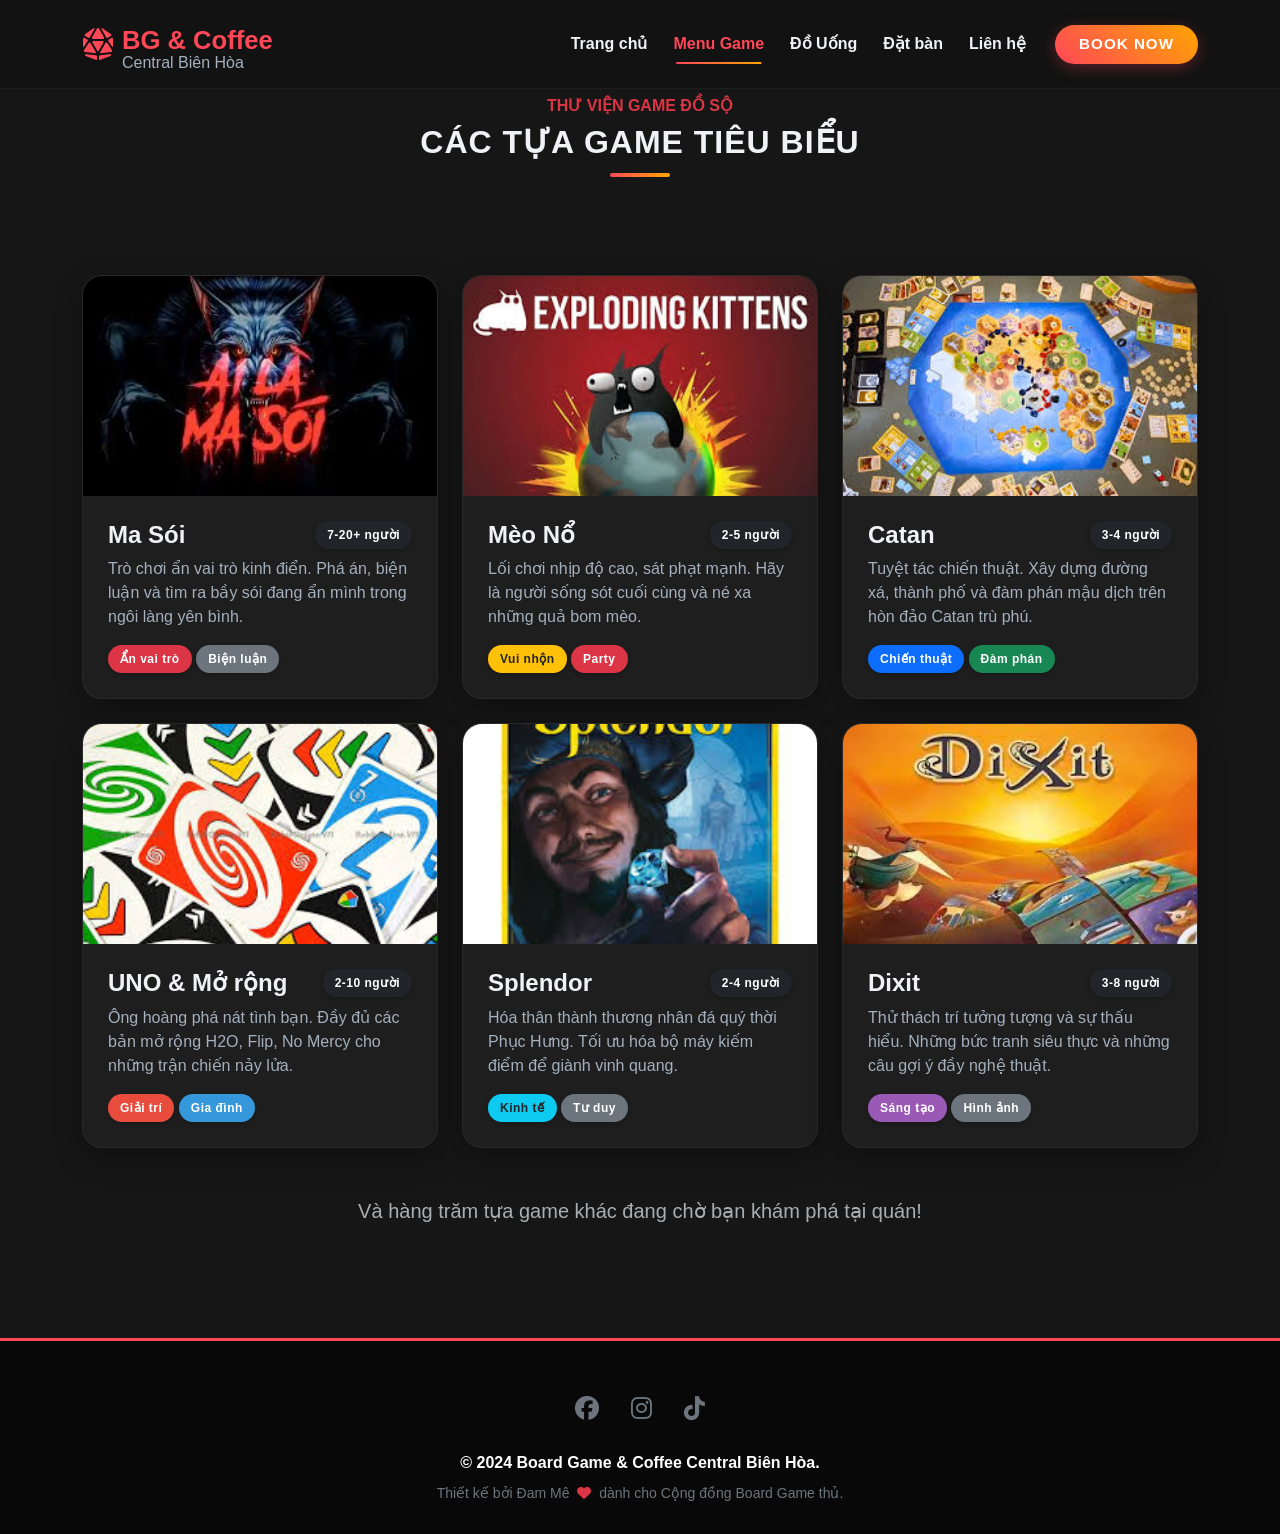
<file: menu.html>
<!DOCTYPE html>
<html lang="vi" data-bs-theme="dark">

<head>
    <meta charset="UTF-8">
    <meta name="viewport" content="width=device-width, initial-scale=1.0">
    <title>Menu Game - BG & Coffee Central</title>
    <!-- Bootstrap 5 CSS -->
    <link href="https://cdn.jsdelivr.net/npm/bootstrap@5.3.2/dist/css/bootstrap.min.css" rel="stylesheet">
    <!-- Font Awesome for icons -->
    <link rel="stylesheet" href="https://cdnjs.cloudflare.com/ajax/libs/font-awesome/6.4.0/css/all.min.css">

    <link rel="stylesheet" href="CSS/style.css">

    <!-- Add padding to push content below fixed navbar if not using hero section -->
    <style>
        #menu {
            padding-top: 100px;
        }
    </style>
</head>

<body data-bs-spy="scroll" data-bs-target="#navbar" data-bs-offset="90">

    <!-- Header / Navbar -->
    <nav id="navbar" class="navbar navbar-expand-lg fixed-top py-3">
        <div class="container">
            <a class="navbar-brand d-flex align-items-center" href="index.html">
                <i class="fa-solid fa-dice-d20 fs-2 me-2"></i>
                <span>BG & Coffee<br><small class="text-muted fs-6 d-block"
                        style="line-height:0.5; font-weight: 500;">Central Biên Hòa</small></span>
            </a>
            <button class="navbar-toggler border-0 shadow-none" type="button" data-bs-toggle="collapse"
                data-bs-target="#navbarNav">
                <span class="navbar-toggler-icon"></span>
            </button>
            <div class="collapse navbar-collapse" id="navbarNav">
                <ul class="navbar-nav ms-auto align-items-center">
                    <li class="nav-item">
                        <a class="nav-link" href="index.html">Trang chủ</a>
                    </li>
                    <li class="nav-item">
                        <a class="nav-link active" href="menu.html">Menu Game</a>
                    </li>
                    <li class="nav-item">
                        <a class="nav-link" href="drinks.html">Đồ Uống</a>
                    </li>
                    <li class="nav-item">
                        <a class="nav-link" href="booking.html">Đặt bàn</a>
                    </li>
                    <li class="nav-item">
                        <a class="nav-link" href="contact.html">Liên hệ</a>
                    </li>
                    <li class="nav-item ms-lg-3 mt-3 mt-lg-0">
                        <a class="btn btn-custom px-4 py-2" href="booking.html" style="font-size: 0.95rem;">Book Now</a>
                    </li>
                </ul>
            </div>
        </div>
    </nav>

    <!-- Menu Game Section -->
    <section id="menu" class="py-5">
        <div class="container py-5">
            <div class="text-center mb-5">
                <h6 class="text-danger fw-bold mb-2">THƯ VIỆN GAME ĐỒ SỘ</h6>
                <h2 class="section-title text-center d-inline-block">Các Tựa Game Tiêu Biểu</h2>
            </div>

            <div class="row g-4">
                <!-- Game 1 -->
                <div class="col-12 col-md-6 col-lg-4">
                    <div class="card">
                        <a href="masoi.html">
                            <img src="images/masoi.jpg" class="card-img-top" alt="Ma Sói">
                        </a>
                        <div class="card-body">
                            <div class="d-flex justify-content-between align-items-start mb-2">
                                <h4 class="card-title mb-0"><a href="masoi.html" class="text-reset text-decoration-none">Ma Sói</a></h4>
                                <span class="badge bg-dark">7-20+ người</span>
                            </div>
                            <p class="card-text text-muted">Trò chơi ẩn vai trò kinh điển. Phá án, biện luận và tìm ra
                                bầy sói đang ẩn mình trong ngôi làng yên bình.</p>
                            <div class="mt-3">
                                <span class="badge bg-danger">Ẩn vai trò</span>
                                <span class="badge bg-secondary">Biện luận</span>
                            </div>
                        </div>
                    </div>
                </div>
                <!-- Game 2 -->
                <div class="col-12 col-md-6 col-lg-4">
                    <div class="card">
                        <a href="masoi.html#meono">
                            <img src="images/meono.jpg" class="card-img-top" alt="Mèo Nổ">
                        </a>
                        <div class="card-body">
                            <div class="d-flex justify-content-between align-items-start mb-2">
                                <h4 class="card-title mb-0"><a href="masoi.html#meono" class="text-reset text-decoration-none">Mèo Nổ</a></h4>
                                <span class="badge bg-dark">2-5 người</span>
                            </div>
                            <p class="card-text text-muted">Lối chơi nhịp độ cao, sát phạt mạnh. Hãy là người sống sót
                                cuối cùng và né xa những quả bom mèo.</p>
                            <div class="mt-3">
                                <span class="badge bg-warning text-dark">Vui nhộn</span>
                                <span class="badge bg-danger">Party</span>
                            </div>
                        </div>
                    </div>
                </div>
                <!-- Game 3 -->
                <div class="col-12 col-md-6 col-lg-4">
                    <div class="card">
                        <a href="masoi.html#catan">
                            <img src="images/catan.jpg" class="card-img-top" alt="Catan">
                        </a>
                        <div class="card-body">
                            <div class="d-flex justify-content-between align-items-start mb-2">
                                <h4 class="card-title mb-0"><a href="masoi.html#catan" class="text-reset text-decoration-none">Catan</a></h4>
                                <span class="badge bg-dark">3-4 người</span>
                            </div>
                            <p class="card-text text-muted">Tuyệt tác chiến thuật. Xây dựng đường xá, thành phố và đàm
                                phán mậu dịch trên hòn đảo Catan trù phú.</p>
                            <div class="mt-3">
                                <span class="badge bg-primary">Chiến thuật</span>
                                <span class="badge bg-success">Đàm phán</span>
                            </div>
                        </div>
                    </div>
                </div>
                <!-- Game 4 -->
                <div class="col-12 col-md-6 col-lg-4">
                    <div class="card">
                        <a href="masoi.html#uno">
                            <img src="images/uno.jpg" class="card-img-top" alt="Uno">
                        </a>
                        <div class="card-body">
                            <div class="d-flex justify-content-between align-items-start mb-2">
                                <h4 class="card-title mb-0"><a href="masoi.html#uno" class="text-reset text-decoration-none">UNO & Mở rộng</a></h4>
                                <span class="badge bg-dark">2-10 người</span>
                            </div>
                            <p class="card-text text-muted">Ông hoàng phá nát tình bạn. Đầy đủ các bản mở rộng H2O,
                                Flip, No Mercy cho những trận chiến nảy lửa.</p>
                            <div class="mt-3">
                                <span class="badge" style="background-color: #e74c3c;">Giải trí</span>
                                <span class="badge" style="background-color: #3498db;">Gia đình</span>
                            </div>
                        </div>
                    </div>
                </div>
                <!-- Game 5 -->
                <div class="col-12 col-md-6 col-lg-4">
                    <div class="card">
                        <a href="masoi.html#splendor">
                            <img src="images/Splendor.jpg" class="card-img-top" alt="Splendor">
                        </a>
                        <div class="card-body">
                            <div class="d-flex justify-content-between align-items-start mb-2">
                                <h4 class="card-title mb-0"><a href="masoi.html#splendor" class="text-reset text-decoration-none">Splendor</a></h4>
                                <span class="badge bg-dark">2-4 người</span>
                            </div>
                            <p class="card-text text-muted">Hóa thân thành thương nhân đá quý thời Phục Hưng. Tối ưu hóa
                                bộ máy kiếm điểm để giành vinh quang.</p>
                            <div class="mt-3">
                                <span class="badge bg-info text-dark">Kinh tế</span>
                                <span class="badge bg-secondary">Tư duy</span>
                            </div>
                        </div>
                    </div>
                </div>
                <!-- Game 6 -->
                <div class="col-12 col-md-6 col-lg-4">
                    <div class="card">
                        <a href="masoi.html#dixit">
                            <img src="images/Dixit.jpg" class="card-img-top" alt="Dixit">
                        </a>
                        <div class="card-body">
                            <div class="d-flex justify-content-between align-items-start mb-2">
                                <h4 class="card-title mb-0"><a href="masoi.html#dixit" class="text-reset text-decoration-none">Dixit</a></h4>
                                <span class="badge bg-dark">3-8 người</span>
                            </div>
                            <p class="card-text text-muted">Thử thách trí tưởng tượng và sự thấu hiểu. Những bức tranh
                                siêu thực và những câu gợi ý đầy nghệ thuật.</p>
                            <div class="mt-3">
                                <span class="badge" style="background-color: #9b59b6;">Sáng tạo</span>
                                <span class="badge bg-secondary">Hình ảnh</span>
                            </div>
                        </div>
                    </div>
                </div>
            </div>

            <div class="text-center mt-5">
                <p class="text-muted fs-5 mb-3">Và hàng trăm tựa game khác đang chờ bạn khám phá tại quán!</p>
            </div>
        </div>
    </section>

    <footer>
        <div class="container">
            <div class="d-flex justify-content-center mb-4">
                <a href="https://www.facebook.com/" class="text-secondary mx-3 fs-4 hover-text-white"><i
                        class="fa-brands fa-facebook"></i></a>
                <a href="https://www.instagram.com/" class="text-secondary mx-3 fs-4 hover-text-white"><i
                        class="fa-brands fa-instagram"></i></a>
                <a href="https://www.tiktok.com/" class="text-secondary mx-3 fs-4 hover-text-white"><i
                        class="fa-brands fa-tiktok"></i></a>
            </div>
            <p class="mb-2 fw-bold text-white">&copy; 2024 Board Game & Coffee Central Biên Hòa.</p>
            <p class="mb-0 small text-secondary">Thiết kế bởi Đam Mê <i class="fa-solid fa-heart text-danger mx-1"></i>
                dành cho Cộng đồng Board Game thủ.</p>
        </div>
    </footer>

    <!-- Bootstrap 5 JS Bundle -->
    <script src="https://cdn.jsdelivr.net/npm/bootstrap@5.3.2/dist/js/bootstrap.bundle.min.js"></script>

    <!-- Custom JS -->
    <script src="js/script.js"></script>
</body>

</html>
</file>
<file: CSS/style.css>
/* Custom Dark Mode & Premium Styles */
:root {
    --primary-color: #ff4757;   /* Red Accent */
    --secondary-color: #ffa502; /* Orange Accent */
    --bg-dark: #121212;
    --bg-card: #1e1e1e;
    --text-main: #f1f2f6;
    --text-muted: #a4b0be;
}

body {
    font-family: 'Segoe UI', Roboto, 'Helvetica Neue', Arial, sans-serif;
    background-color: var(--bg-dark);
    color: var(--text-main);
    overflow-x: hidden;
}

/* --- Header / Navbar --- */
.navbar {
    background-color: rgba(18, 18, 18, 0.85);
    backdrop-filter: blur(12px);
    -webkit-backdrop-filter: blur(12px);
    transition: all 0.3s ease;
    border-bottom: 1px solid rgba(255,255,255,0.05);
}
.navbar.scrolled {
    box-shadow: 0 4px 20px rgba(0,0,0,0.5);
    padding-top: 8px !important;
    padding-bottom: 8px !important;
    background-color: rgba(18, 18, 18, 0.98);
}
.navbar-brand {
    font-weight: 800;
    color: var(--primary-color) !important;
    font-size: 1.6rem;
}
.navbar-brand small {
    color: var(--text-muted) !important;
}
.navbar-toggler {
    border-color: rgba(255,255,255,0.1) !important;
}
/* Ensure burger icon is fully visible */
.navbar-toggler-icon {
    filter: none;
}
.nav-link {
    font-weight: 600;
    color: var(--text-main) !important;
    margin: 0 5px;
    position: relative;
    transition: color 0.3s;
}
.nav-link:hover, .nav-link.active {
    color: var(--primary-color) !important;
}
/* Gradient Underline effect on hover */
.nav-link::after {
    content: '';
    position: absolute;
    bottom: 0;
    left: 50%;
    transform: translateX(-50%);
    width: 0;
    height: 2px;
    background: linear-gradient(90deg, var(--primary-color), var(--secondary-color));
    transition: width 0.3s ease;
}
.nav-link:hover::after, .nav-link.active::after {
    width: 80%;
}

/* --- Hero Section --- */
.hero-section {
    background: linear-gradient(to right, rgba(18, 18, 18, 0.95), rgba(255, 71, 87, 0.25)), 
                url('https://images.unsplash.com/photo-1611891487122-2075b9286eb5?q=80&w=1920&auto=format&fit=crop') no-repeat center center;
    background-size: cover;
    background-attachment: fixed;
    height: 100vh;
    display: flex;
    align-items: center;
    color: white;
}
.hero-content {
    background: rgba(18, 18, 18, 0.5);
    padding: 50px;
    border-radius: 20px;
    backdrop-filter: blur(8px);
    -webkit-backdrop-filter: blur(8px);
    border: 1px solid rgba(255, 255, 255, 0.05);
    box-shadow: 0 15px 35px rgba(0,0,0,0.5);
}
.hero-title {
    font-size: 3.5rem;
    font-weight: 900;
    text-shadow: 2px 2px 4px rgba(0,0,0,0.8);
    margin-bottom: 20px;
}
.hero-title span {
    background: linear-gradient(45deg, var(--primary-color), var(--secondary-color));
    -webkit-background-clip: text;
    -webkit-text-fill-color: transparent;
}
.hero-subtitle {
    font-size: 1.25rem;
    margin-bottom: 30px;
    font-weight: 300;
    color: #dfe6e9;
}

/* --- Buttons --- */
.btn-custom {
    background: linear-gradient(45deg, var(--primary-color), var(--secondary-color));
    color: white !important;
    padding: 12px 35px;
    font-size: 1.1rem;
    border-radius: 50px;
    font-weight: 700;
    transition: all 0.3s cubic-bezier(0.25, 0.8, 0.25, 1);
    border: none;
    box-shadow: 0 4px 15px rgba(255, 71, 87, 0.3);
    text-transform: uppercase;
    letter-spacing: 1px;
    display: inline-flex;
    align-items: center;
    justify-content: center;
}
.btn-custom:hover {
    transform: translateY(-4px) scale(1.02);
    box-shadow: 0 10px 25px rgba(255, 71, 87, 0.5);
}
.btn-light {
    background-color: var(--text-main);
    color: var(--bg-dark) !important;
    border: none;
    transition: all 0.3s ease;
}
.btn-light:hover {
    background-color: #fff;
    transform: translateY(-4px);
    box-shadow: 0 10px 25px rgba(255,255,255,0.2);
}

/* --- Global Section Title --- */
.section-title {
    font-weight: 800;
    color: var(--text-main);
    position: relative;
    padding-bottom: 15px;
    margin-bottom: 50px;
    text-transform: uppercase;
    letter-spacing: 1px;
}
.section-title::after {
    content: '';
    position: absolute;
    bottom: 0;
    left: 0;
    width: 60px;
    height: 4px;
    background: linear-gradient(90deg, var(--primary-color), var(--secondary-color));
    border-radius: 2px;
}
.text-center.section-title::after {
    left: 50%;
    transform: translateX(-50%);
}

/* --- Menu / Cards Section --- */
#menu {
    background-color: #161616; /* Dark background */
}
.card {
    background-color: var(--bg-card);
    border: 1px solid rgba(255,255,255,0.05);
    border-radius: 20px;
    overflow: hidden;
    box-shadow: 0 10px 30px rgba(0,0,0,0.3);
    transition: all 0.4s cubic-bezier(0.175, 0.885, 0.32, 1.275);
    height: 100%;
}
.card.bg-dark {
    /* Auto dark theme fix */
    background-color: var(--bg-card) !important;
}
.card:hover {
    transform: translateY(-15px);
    box-shadow: 0 20px 40px rgba(255, 71, 87, 0.15); /* Red tint shadow */
    border-color: rgba(255, 71, 87, 0.3);
}
.card-img-top {
    height: 220px;
    object-fit: cover;
    transition: transform 0.6s ease;
}
.card:hover .card-img-top {
    transform: scale(1.08); /* Zoom effect on hover */
}
.card-body {
    padding: 25px;
    color: var(--text-main);
}
.card-title {
    font-weight: 800;
    color: var(--text-main);
}
.card-text.text-muted {
    color: var(--text-muted) !important;
}
.badge {
    padding: 8px 12px;
    font-weight: 600;
    letter-spacing: 0.5px;
    border-radius: 30px;
    box-shadow: 0 2px 5px rgba(0,0,0,0.2);
}

/* --- Booking Section --- */
.booking-section {
    background-color: var(--bg-dark);
    padding: 100px 0;
    position: relative;
    border-top: 1px solid rgba(255,255,255,0.05);
}
/* Form Controls for Dark Mode */
.form-control, .input-group-text {
    background-color: #1a1a1a !important;
    border: 1px solid rgba(255,255,255,0.1) !important;
    color: var(--text-main) !important;
    border-radius: 12px;
    padding: 14px 20px;
    transition: all 0.3s;
}
.form-control::placeholder {
    color: #6c757d;
}
.form-control:focus {
    background-color: #222 !important;
    border-color: var(--primary-color) !important;
    box-shadow: 0 0 0 0.25rem rgba(255, 71, 87, 0.25) !important;
}
.form-label {
    font-weight: 500;
    color: #ddd;
    margin-bottom: 8px;
}
/* Glassmorphism Price Box in Dark Mode */
.price-box {
    background: linear-gradient(135deg, rgba(30,30,30, 0.8), rgba(20,20,20, 0.9));
    border-radius: 20px;
    padding: 40px;
    border: 1px solid rgba(255,255,255,0.08);
    box-shadow: 0 20px 40px rgba(0,0,0,0.4);
    backdrop-filter: blur(10px);
    -webkit-backdrop-filter: blur(10px);
    height: 100%;
}
.price-box hr {
    border-color: rgba(255,255,255,0.1);
}

/* --- Contact Section --- */
.contact-section {
    padding: 100px 0;
    background-color: #161616;
    border-top: 1px solid rgba(255,255,255,0.05);
}
.contact-icon-box {
    width: 55px;
    height: 55px;
    background: linear-gradient(135deg, #2a2a2a, #1a1a1a);
    border-radius: 50%;
    display: flex;
    align-items: center;
    justify-content: center;
    margin-right: 20px;
    color: var(--primary-color);
    font-size: 1.3rem;
    flex-shrink: 0;
    border: 1px solid rgba(255,255,255,0.05);
    box-shadow: 0 5px 15px rgba(0,0,0,0.3);
    transition: all 0.3s ease;
}
.contact-info-item {
    margin-bottom: 30px;
    transition: transform 0.3s ease;
    padding: 15px;
    border-radius: 15px;
    background-color: transparent;
}
.contact-info-item:hover {
    transform: translateX(10px);
    background-color: rgba(255,255,255,0.02);
}
.contact-info-item:hover .contact-icon-box {
    background: linear-gradient(135deg, var(--primary-color), var(--secondary-color));
    color: white;
}
.contact-info-item h6 {
    color: var(--text-main) !important;
}

/* Map specific dark theme via CSS filter */
.map-container {
    border-radius: 20px;
    overflow: hidden;
    box-shadow: 0 15px 35px rgba(0,0,0,0.4);
    height: 100%;
    min-height: 400px;
    border: 1px solid rgba(255,255,255,0.1);
}
.map-container iframe {
    width: 100%;
    height: 100%;
    border: 0;
    filter: invert(90%) hue-rotate(180deg) brightness(85%) contrast(85%); /* Dark mode map effect */
}

/* --- Footer --- */
footer {
    background-color: #080808; /* Very dark */
    color: var(--text-muted);
    padding: 50px 0 30px;
    text-align: center;
    border-top: 3px solid var(--primary-color);
}
footer a {
    color: var(--text-muted);
    transition: all 0.3s ease;
}
footer a:hover {
    color: var(--primary-color) !important;
    transform: translateY(-3px);
}

/* --- SVG Divider Adjustment --- */
.svg-divider path:nth-child(1),
.svg-divider path:nth-child(2) {
    fill: #161616; /* Match #menu section */
}

/* --- Responsive Adjustments / Margin-Padding Fix --- */
@media (max-width: 991px) {
    .hero-title {
        font-size: 2.8rem;
    }
    .hero-content {
        padding: 30px;
    }
    .navbar {
        background-color: rgba(18, 18, 18, 0.98);
    }
    .contact-info-item {
        padding: 10px 0;
    }
    .contact-info-item:hover {
        background-color: transparent;
        transform: none;
    }
}

@media (max-width: 767px) {
    .hero-title {
        font-size: 2.2rem;
    }
    .hero-subtitle {
        font-size: 1.1rem;
    }
    .booking-section, .contact-section, .py-5 {
        padding: 60px 0 !important;
    }
    .section-title {
        font-size: 1.8rem;
        margin-bottom: 30px;
    }
    .price-box {
        padding: 25px;
    }
    
    /* Fix badge overflow and text wrapping on mobile */
    .badge {
        white-space: normal !important;
        word-wrap: break-word;
        line-height: 1.5;
        text-align: center;
    }
    
    /* Optimize event card image on mobile */
    .card.border-0.rounded-4.overflow-hidden {
        transform: rotate(0) !important; /* Disable rotation on mobile for better fit */
    }

    /* Stack buttons nicely on mobile */
    .d-flex.gap-3 {
        flex-direction: column;
        gap: 15px !important;
    }
    .btn-custom, .btn-light, .btn-danger, .btn-outline-light {
        width: 100%;
        text-align: center;
        justify-content: center;
    }
}
</file>
